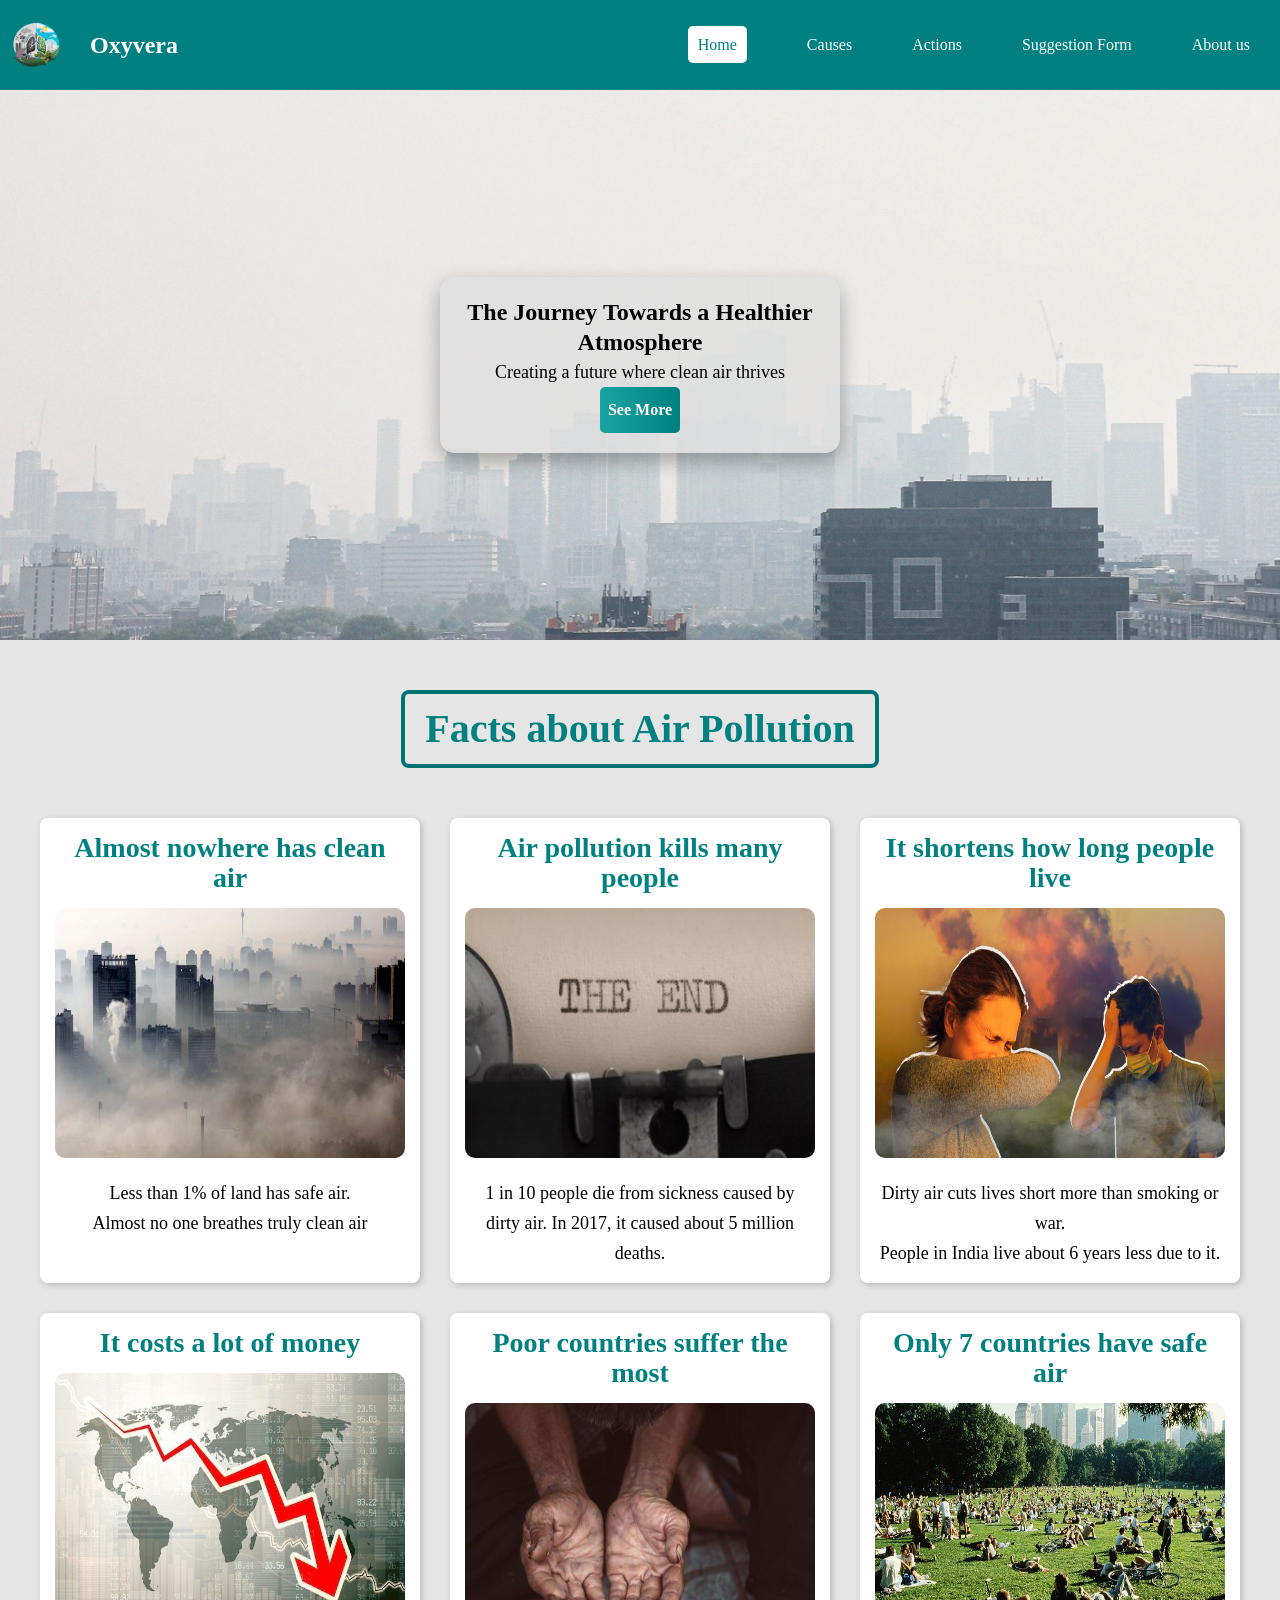
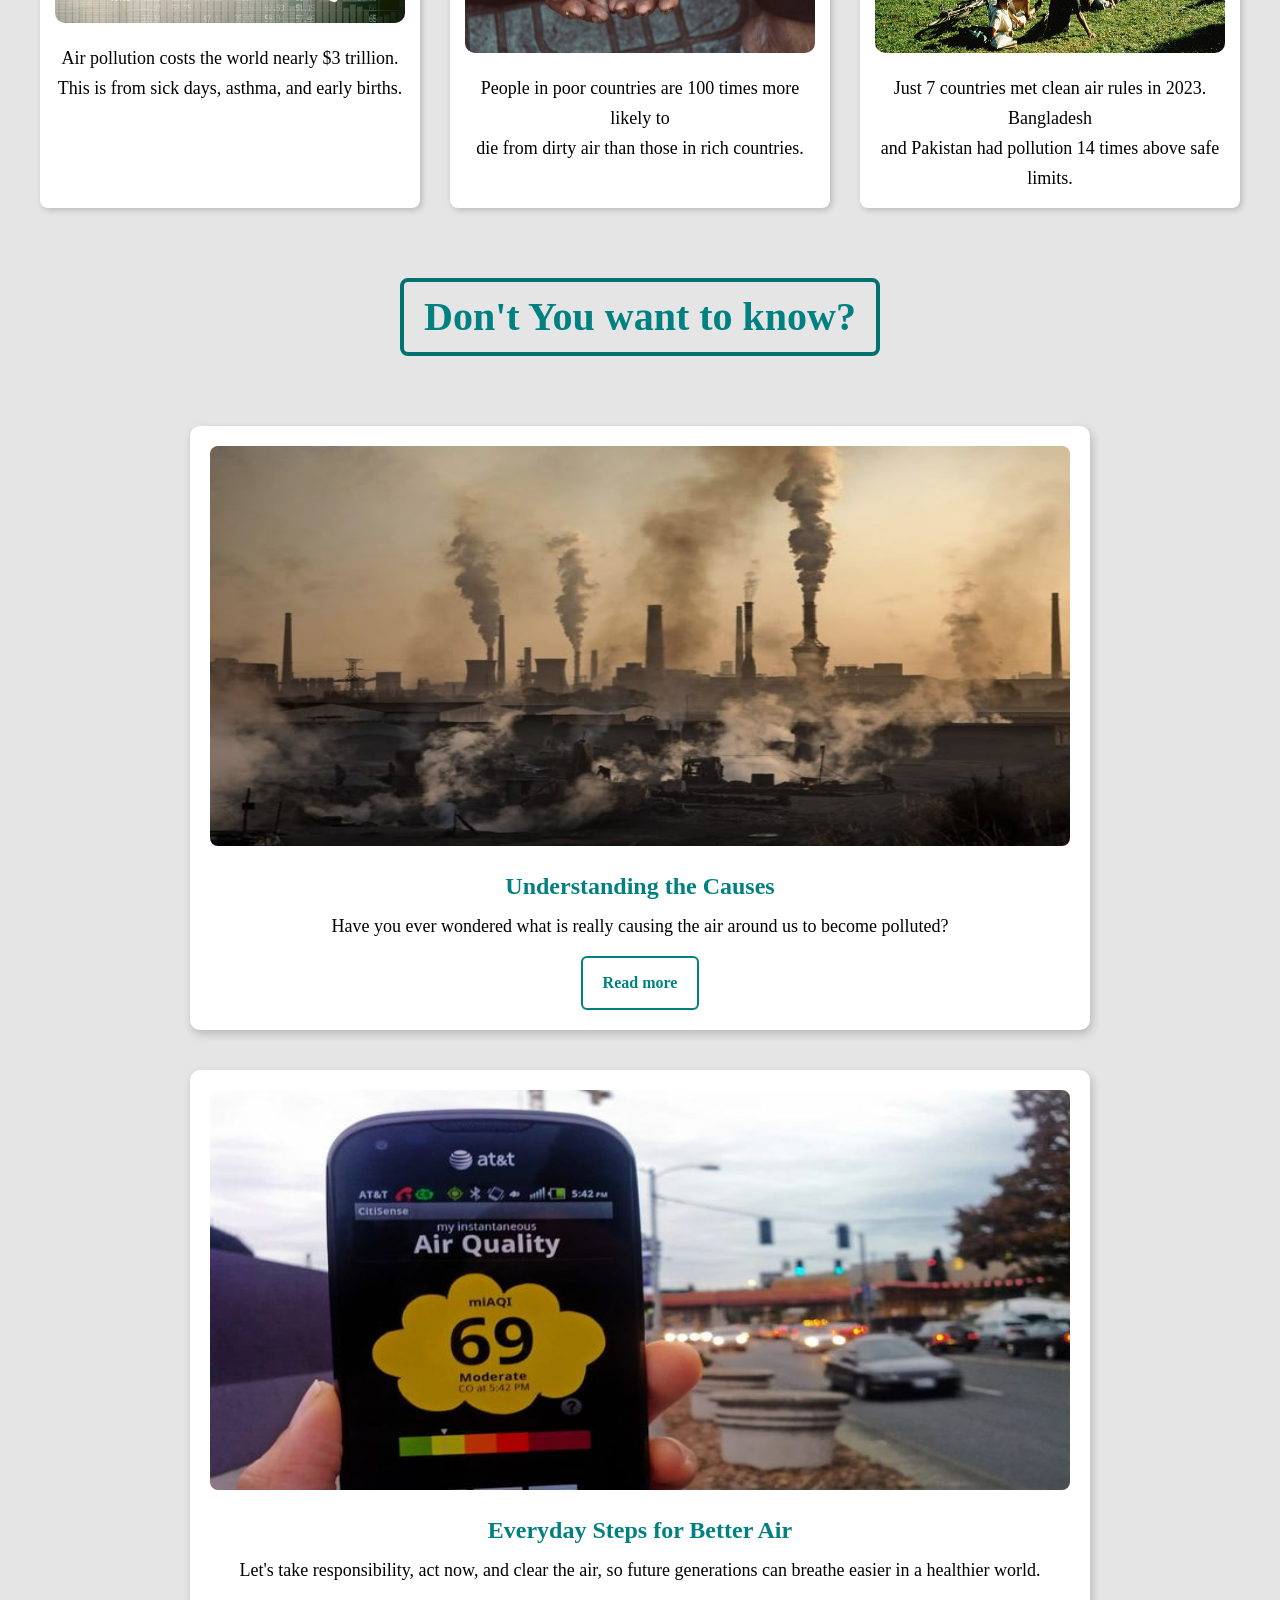
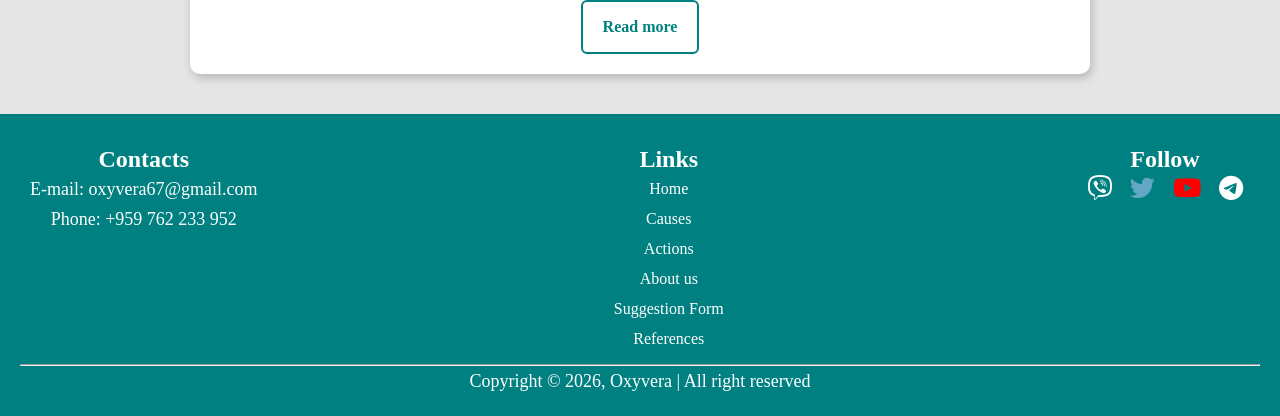
<file: index.html>
<!DOCTYPE html>
<html lang="en">
<head>
    <meta charset="UTF-8">
    <meta name="viewport" content="width=device-width, initial-scale=1.0">
    <title>Home</title>
    <link rel="stylesheet" href="style.css">
    <link rel="icon" href="Images/logoo.png">
    <link rel="stylesheet" href="https://cdnjs.cloudflare.com/ajax/libs/font-awesome/6.5.0/css/all.min.css">
<head>
    <body>
        <!--header-->
    <div class="home-header">
        <div class="home-logo">
            <img src="Images/logoo.png" alt="Logo">
            <h2>Oxyvera</h2>
        </div>
        <div class="home-nav">
            <ul type="none">
                <li><a href="index.html" class="active">Home</a></li>
                <li><a href="causes.html" target="_blank">Causes</a></li>
                <li><a href="Lesson 1.html" target="_blank">Actions</a></li>
                <li><a href="lesson2.html" target="_blank">Suggestion Form</a></li>
                <li><a href="About us.html" target="_blank">About us</a></li>
            </ul>
        </div>
    </div>
    <div class="h-hero-container">
    <div class="h-hero-content">
        <h2>The Journey Towards a Healthier Atmosphere</h2>
        <p>Creating a future where clean air thrives</p>
        <a href="Lesson 1.html" class="h-btn" target="_blank">See More</a>
    </div>
</div>
<div class="h-box-section">
    <h1 class="box-title">Facts about Air Pollution</h1>
    <div class="boxes">
    <div class="h-box"> 
        <h2>Almost nowhere has clean air</h2>
        <img src="Images/dirty air.jpg" alt="">
        <p>Less than 1% of land has safe air. <br>
            Almost no one breathes truly clean air</p>
    </div>
    <div class="h-box"> 
        <h2>Air pollution kills many people</h2>
        <img src="Images/death.jpg" alt="">
        <p>1 in 10 people die from sickness caused by <br>
            dirty air. In 2017, it caused about 5 million deaths.</p>
    </div>
    <div class="h-box"> 
        <h2>It shortens how long people live</h2>
        <img src="Images/live.jpg" alt="">
        <p>Dirty air cuts lives short more than smoking or war. <br>
            People in India live about 6 years less due to it.</p>
    </div>
    <div class="h-box"> 
        <h2> It costs a lot of money</h2>
        <img src="Images/cost.jpg" alt="">
        <p>Air pollution costs the world nearly $3 trillion. <br>
        This is from sick days, asthma, and early births.</p>
    </div>
    <div class="h-box"> 
        <h2>Poor countries suffer the most</h2>
        <img src="Images/poor.jpg" alt="">
        <p>People in poor countries are 100 times more likely to <br>
            die from dirty air than those in rich countries.</p>
    </div>
    <div class="h-box"> 
        <h2>Only 7 countries have safe air</h2>
        <img src="Images/clean air.jpg" alt="">
        <p>Just 7 countries met clean air rules in 2023. Bangladesh <br>
            and Pakistan had pollution 14 times above safe limits.</p>
    </div>
</div>
</div>
    <div class="h-linking">
    <h3>Don't You want to know?</h3>
    <div class="big-box">
        <img src="Images/causes.jfif" alt="causes">
        <h2>Understanding the Causes</h2>
        <p>Have you ever wondered what is really causing the air around us to become polluted?</p>
        <a href="Causes.html" class="box-link" target="_blank">Read more</a>
    </div>
    <div class="big-box">
        <img src="Images/monitor.jpg" alt="Big Box 2">
        <h2>Everyday Steps for Better Air</h2>
        <p>Let's take responsibility, act now, and clear the air, so future generations can breathe easier in a healthier world.</p>
        <a href="Lesson 1.html" class="box-link" target="_blank">Read more</a>
    </div>
</div>
</div>
     <!--footer-->
    <div class="home-footer">
        <div class="home-container">
            <div class="home-contact">
                <h2>Contacts</h2>
                <p>E-mail: <a href="#">oxyvera67@gmail.com</a></p>
                <p>Phone: +959 762 233 952</p>
            </div>
            <div class="home-links">
                <h2>Links</h2>
                <ul type="none">
                    <li><a href="index.html">Home</a></li>
                    <li><a href="Causes.html">Causes</a></li>
                    <li><a href="Lesson 1.html">Actions</a></li>
                    <li><a href="About us.html">About us</a></li>
                    <li><a href="lesson2.html">Suggestion Form</a></li>
                    <li><a href="reference/Reference List.pdf">References</a></li>
                </ul>
            </div>
            <div class="home-social-icons">
                <h2>Follow</h2>
                <a href="https://www.viber.com/en/" class="home-viber"><i class="fab fa-viber"></i></a>
                <a href="https://x.com/" class="home-twitter"><i class="fab fa-twitter"></i></a>
                <a href="https://www.youtube.com/" class="home-youtube"><i class="fab fa-youtube"></i></a>
                <a href="https://web.telegram.org/" class="home-telegram"><i class="fab fa-telegram"></i></a>
            </div>
        </div>
        <hr>
        <p>Copyright © 2026, Oxyvera | All right reserved</p>
    </div>
    </body>
</head>
</file>
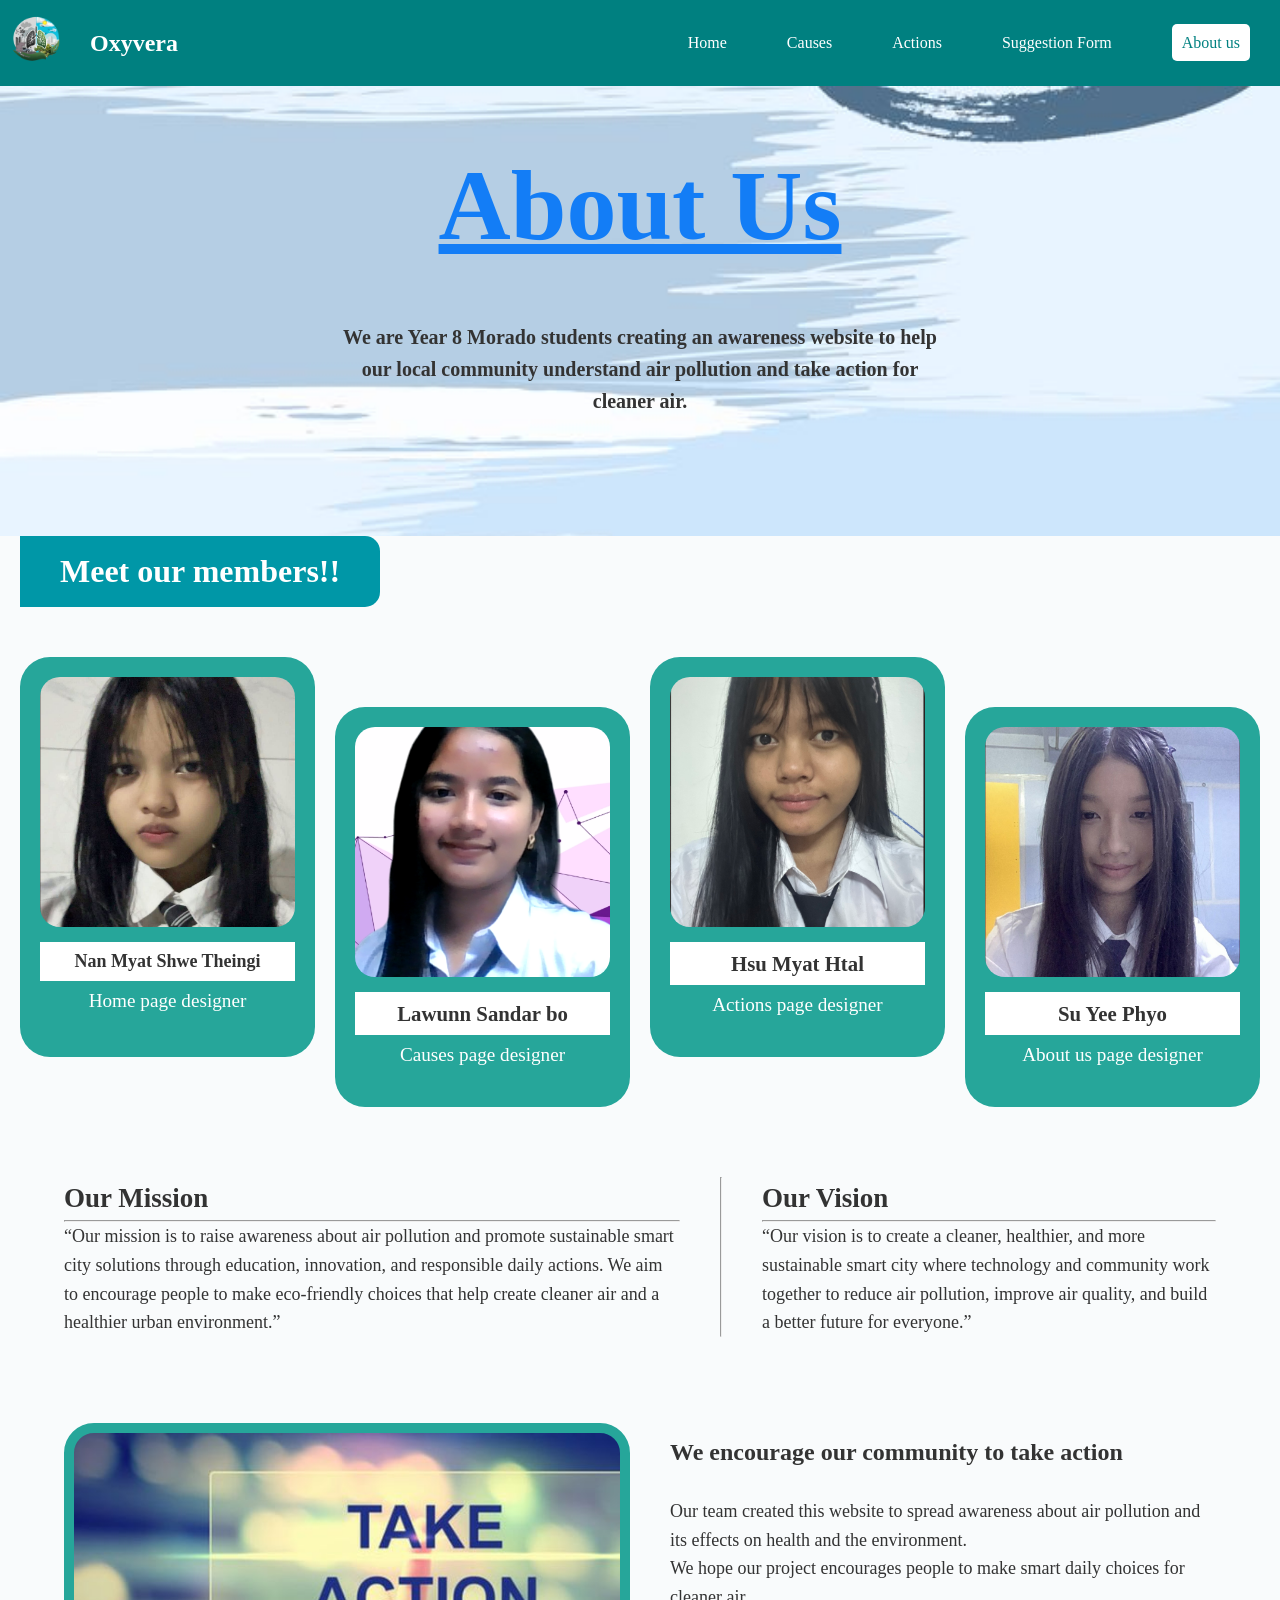
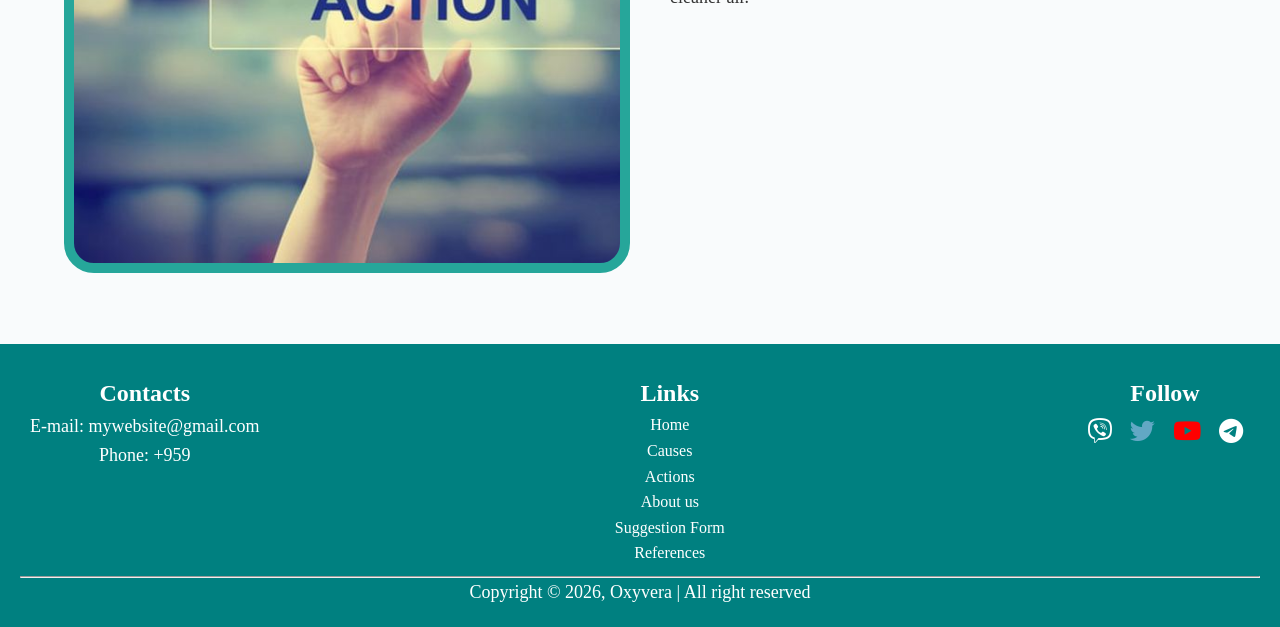
<file: About us.html>
<!DOCTYPE html>
<html lang="en">
<head>
    <meta charset="UTF-8">
    <meta name="viewport" content="width=device-width, initial-scale=1.0">
    <title>About us</title>
    <link rel="stylesheet" href="about us.css">
    <link rel="icon" href="Images/logoo.png">
    <link rel="stylesheet" href="https://cdnjs.cloudflare.com/ajax/libs/font-awesome/6.5.0/css/all.min.css">

</head>
<body>
    <!--header-->
    <div class="home-header">
        <div class="home-logo">
            <img src="Images/logoo.png" alt="Logo">
            <h2>Oxyvera</h2>
        </div>
        <div class="home-nav">
            <ul type="none">
                <li><a href="index.html" target="_blank">Home</a></li>
                <li><a href="causes.html" target="_blank">Causes</a></li>
                <li><a href="Lesson 1.html" target="_blank">Actions</a></li>
                <li><a href="lesson2.html" target="_blank">Suggestion Form</a></li>
                <li><a href="About us.html" class="active">About us</a></li>
            </ul>
        </div>
    </div>
    <!--header-->

    <section class="hero-section">
        <h2 class="main-title">About Us</h2><br>
        <p class="intro-text">
            We are Year 8 Morado students creating an awareness website to help our local community 
            understand air pollution and take action for cleaner air.
        </p>
    </section>

    <section class="team-section">
        <h2 class="section-banner">Meet our members!!</h2>
        
        <div class="member-grid">
            <div class="member-card">
                <img src="Images/Nan Myat.png" alt="Nan Myat Shwe Theingi" class="member-pic1">
                <div class="name-tag"><p>Nan Myat Shwe Theingi</p></div>
                <p class="role">Home page designer</p>
            </div>
    

            <div class="member-card offset">
                <img src="Images/La wunn.png" alt="Lawunn Sandar Bo" class="member-pic2">
                <div class="name-tag">Lawunn Sandar bo</div>
                <p class="role">Causes page designer</p>
            </div>

            <div class="member-card">
                <img src="Images/Hsu Myat Htal  .png" alt="Hsu Myat Htal" class="member-pic3">
                <div class="name-tag">Hsu Myat Htal</div>
                <p class="role">Actions page designer</p>
            </div>

            <div class="member-card offset">
                <img src="Images/Su Yee Phyo2.jpg" alt="Su Yee Phyo" class="member-pic4">
                <div class="name-tag">Su Yee Phyo</div>
                <p class="role">About us page designer</p>
            </div>
        </div>
    </section>


    <section class="info-section">
        <div class="info-content">
        <div class="info-columns">
            <div class="column-item">
                <h2>Our Mission</h2><hr>
                <p>“Our mission is to raise awareness about air pollution and promote sustainable smart city solutions through education, innovation, and responsible daily actions. We aim to encourage people to make eco-friendly choices that help create cleaner air and a healthier urban environment.”</p>
            </div><hr>

            <div class="column-item">
                <h2>Our Vision</h2><hr>
                <p>“Our vision is to create a cleaner, healthier, and more sustainable smart city where technology and community work together to reduce air pollution, improve air quality, and build a better future for everyone.”</p>
            </div>
        </div>
    </div><br>
 
        <div class="cta-block">
            <div class="large-placeholder"></div>
            <div class="cta-text">
                <h2>We encourage our community to take action</h2><br>
                <p>Our team created this website to spread awareness about air pollution and its effects on health and the environment.</p>
                <p>We hope our project encourages people to make smart daily choices for cleaner air.</p>
            </div>
        </div>
    </section><br><br>
    
    <!--footer-->
    <div class="home-footer">
        <div class="home-container">
            <div class="home-contact">
                <h2>Contacts</h2>
                <p>E-mail: <a href="#">mywebsite@gmail.com</a></p>
                <p>Phone: +959</p>
            </div>
            <div class="home-links">
                <h2>Links</h2>
                <ul type="none">
                    <li><a href="index.html">Home</a></li>
                    <li><a href="Causes.html">Causes</a></li>
                    <li><a href="Lesson 1.html">Actions</a></li>
                    <li><a href="About us.html">About us</a></li>
                    <li><a href="lesson2.html">Suggestion Form</a></li>
                    <li><a href="reference/Reference List.pdf">References</a></li>
                </ul>
            </div>
            <div class="home-social-icons">
                <h2>Follow</h2>
                <a href="https://www.viber.com/en/" class="home-viber"><i class="fab fa-viber"></i></a>
                <a href="https://x.com/" class="home-twitter"><i class="fab fa-twitter"></i></a>
                <a href="https://www.youtube.com/" class="home-youtube"><i class="fab fa-youtube"></i></a>
                <a href="https://web.telegram.org/" class="home-telegram"><i class="fab fa-telegram"></i></a>
            </div>
        </div>
        <hr>
        <p>Copyright © 2026, Oxyvera | All right reserved</p>
    </div>
</body>
</html>
</file>
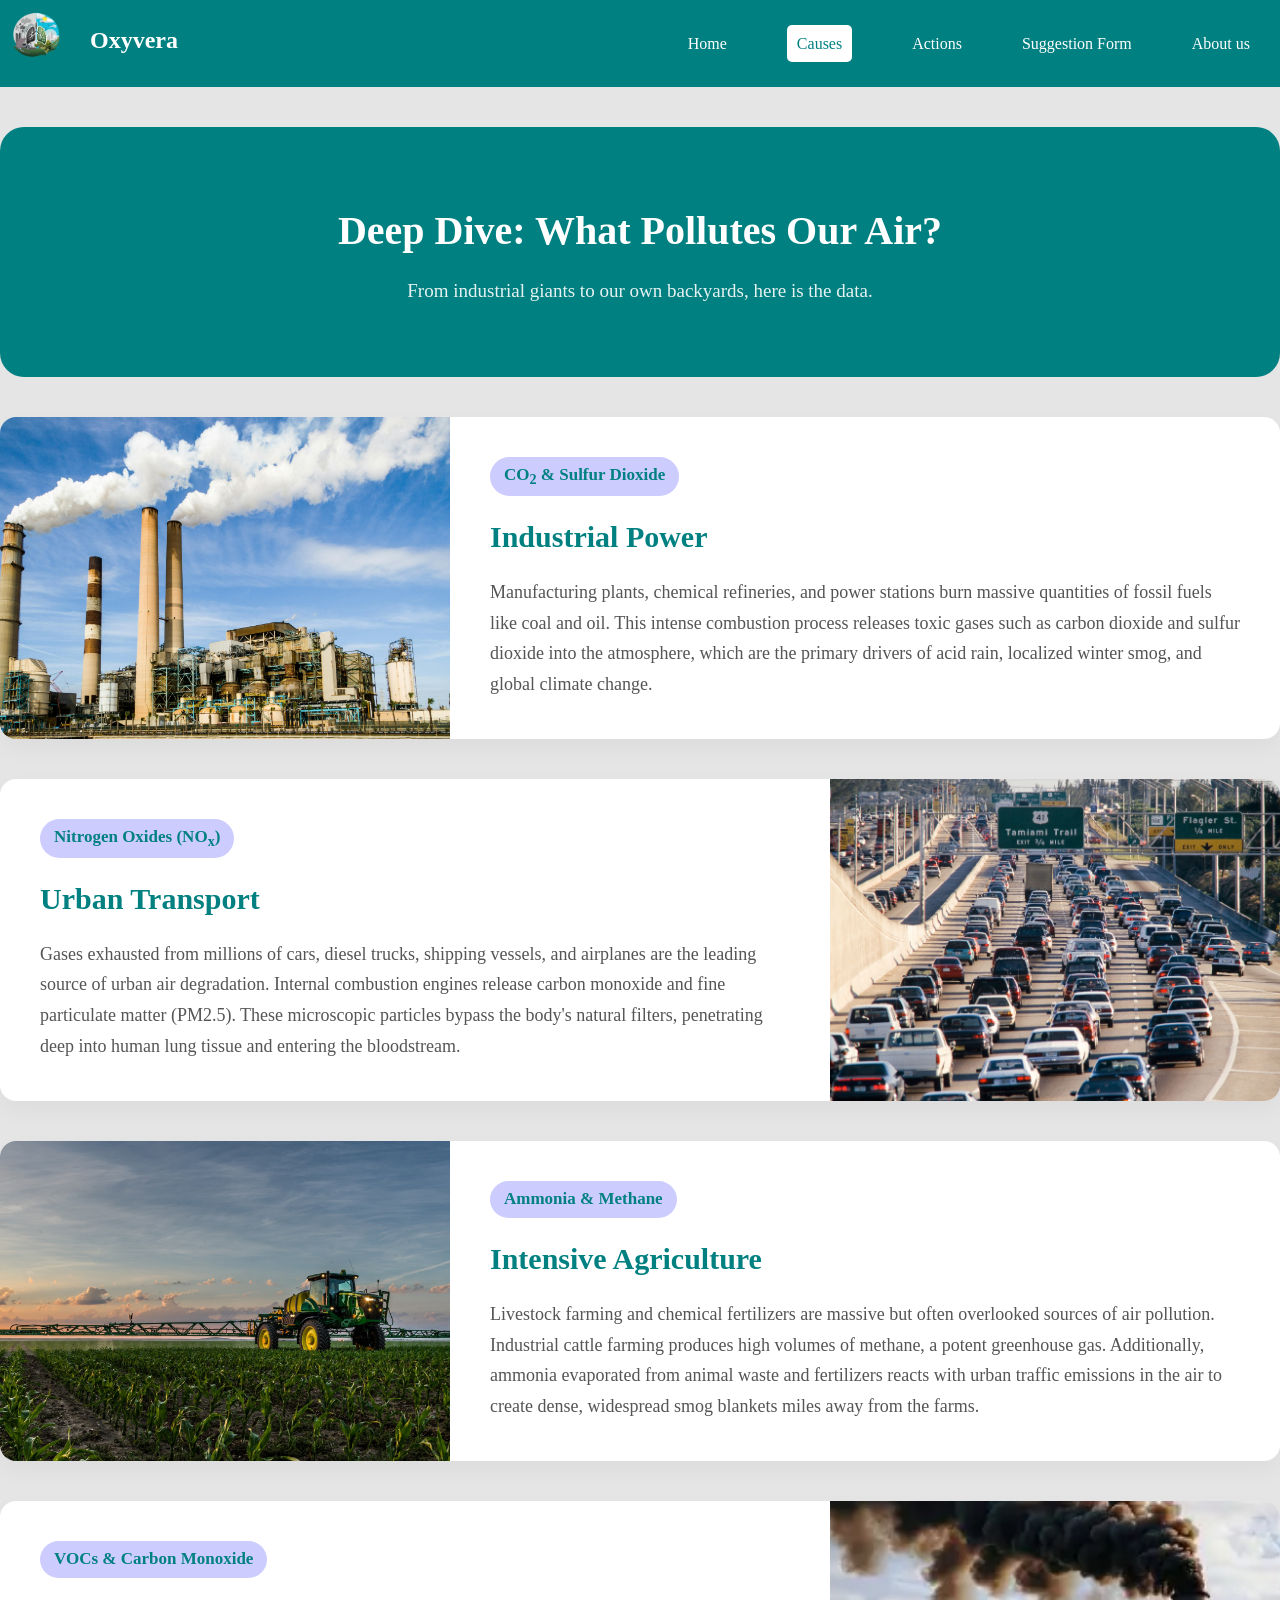
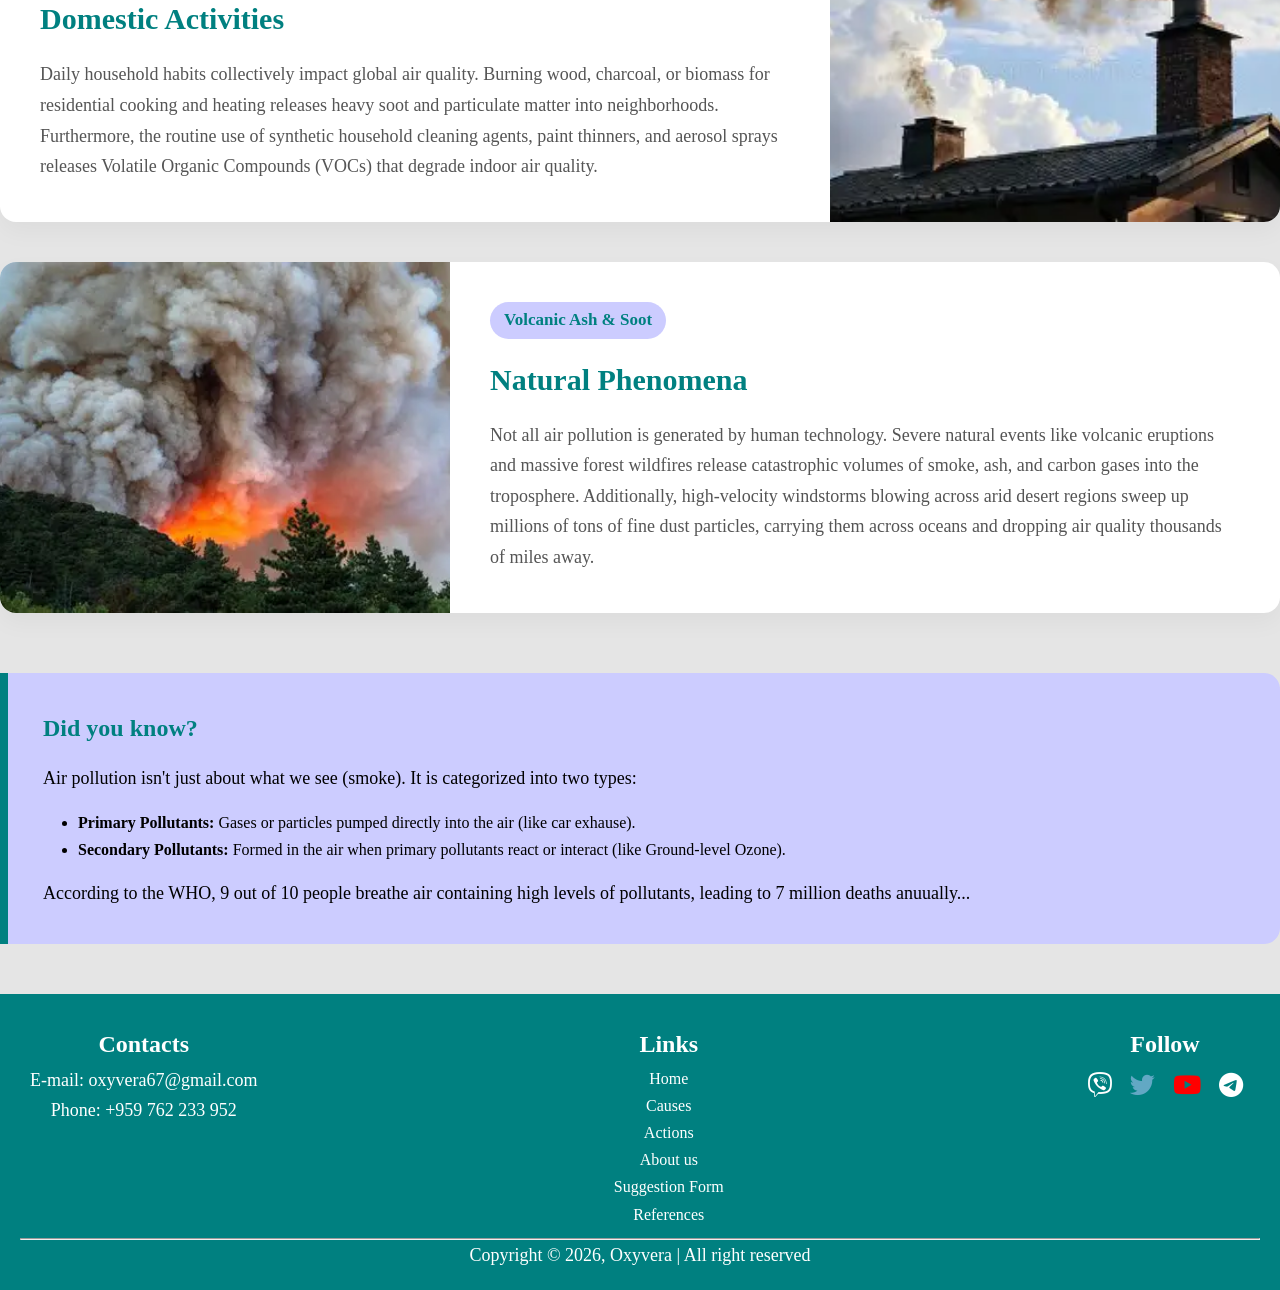
<file: causes.html>
<!DOCTYPE html>
<html lang="en">
<head>
    <meta charset="UTF-8">
    <meta name="viewport" content="width=device-width, initial-scale=1.0">
    <title>Causes of Air Pollution</title>
    <link rel="stylesheet" href="causes.css">
    <link rel="icon" href="Images/logoo.png">
    <link rel="stylesheet" href="https://cdnjs.cloudflare.com/ajax/libs/font-awesome/6.5.0/css/all.min.css">
</head>
<body>

    <div class="home-header">
        <div class="home-logo">
            <img src="Images/logoo.png" alt="Logo">
            <h2>Oxyvera</h2>
        </div>
        <div class="home-nav">
            <ul type="none">
                <li><a href="index.html" target="_blank">Home</a></li>
                <li><a href="causes.html" class="active">Causes</a></li>
                <li><a href="Lesson 1.html" target="_blank">Actions</a></li>
                <li><a href="lesson2.html" target="_blank">Suggestion Form</a></li>
                <li><a href="About us.html" target="_blank">About us</a></li>
            </ul>
        </div>
    </div>
 
    <div class="h-content"></div>

    <header>
        <h1>Deep Dive: What Pollutes Our Air?</h1>
        <p>From industrial giants to our own backyards, here is the data.</p>
    </header>

    <div class="causes-flex-wrapper">
            <!--Cause 1-->
            <div class="card">
                <div class="image-box">
                    <img src="Images/factory.jpeg" alt="Industrial Factory Smoke">
                </div>
                <div class="card-content">
                    <span class="pollutant-tag">CO<sub>2</sub> & Sulfur Dioxide</span>
                    <h3>Industrial Power</h3>
                    <p>Manufacturing plants, chemical refineries, and power stations burn massive quantities of fossil fuels like coal and oil. This intense combustion process releases toxic gases such as carbon dioxide and sulfur dioxide into the atmosphere, which are the primary drivers of acid rain, localized winter smog, and global climate change. </p>
                </div>
            </div>
            <!--Causes 2-->
            <div class="card">
                <div class="image-box">
                    <img src="Images/traffic.jpg" alt="Heavy traffic on highway">
                </div>
                <div class="card-content">
                    <span class="pollutant-tag">Nitrogen Oxides (NO<sub>x</sub>)</span>
                    <h3>Urban Transport</h3>
                    <p>Gases exhausted from millions of cars, diesel trucks, shipping vessels, and airplanes are the leading source of urban air degradation. Internal combustion engines release carbon monoxide and fine particulate matter (PM2.5). These microscopic particles bypass the body's natural filters, penetrating deep into human lung tissue and entering the bloodstream.</p>
                </div>
            </div>
            <!--Cause 3-->
            <div class="card">
                <div class="image-box">
                    <img src="Images/farm.jfif" alt="Farming equipment and fields">
                </div>
                <div class="card-content">
                    <span class="pollutant-tag">Ammonia & Methane</span>
                    <h3>Intensive Agriculture</h3>
                    <p>Livestock farming and chemical fertilizers are massive but often overlooked sources of air pollution. Industrial cattle farming produces high volumes of methane, a potent greenhouse gas. Additionally, ammonia evaporated from animal waste and fertilizers reacts with urban traffic emissions in the air to create dense, widespread smog blankets miles away from the farms.</p>
                </div>
            </div>
            <!--Cause 4-->
            <div class="card">
                <div class="image-box">
                    <img src="Images/household.webp" alt="Residential wood burning smoke">
                </div>
                <div class="card-content">
                    <span class="pollutant-tag">VOCs & Carbon Monoxide</span>
                    <h3>Domestic Activities</h3>
                    <p>Daily household habits collectively impact global air quality. Burning wood, charcoal, or biomass for residential cooking and heating releases heavy soot and particulate matter into neighborhoods. Furthermore, the routine use of synthetic household cleaning agents, paint thinners, and aerosol sprays releases Volatile Organic Compounds (VOCs) that degrade indoor air quality.</p>
                </div>
            </div>
            <!--Cause 5-->
            <div class="card">
                <div class="image-box">
                    <img src="Images/wildfire.webp" alt="Volcanic eruption and wildfire smoke">
                </div>
                <div class="card-content">
                    <span class="pollutant-tag">Volcanic Ash & Soot</span>
                    <h3>Natural Phenomena</h3>
                    <p>Not all air pollution is generated by human technology. Severe natural events like volcanic eruptions and massive forest wildfires release catastrophic volumes of smoke, ash, and carbon gases into the troposphere. Additionally, high-velocity windstorms blowing across arid desert regions sweep up millions of tons of fine dust particles, carrying them across oceans and dropping air quality thousands of miles away.</p>
                </div>
            </div>
        </div>
        <!--NEW INFORMATION SECTION-->
        <div class="info-block">
            <h2>Did you know?</h2>
            <p>Air pollution isn't just about what we see (smoke). It is categorized into two types: </p>
            <ul>
                <li><strong>Primary Pollutants:</strong> Gases or particles pumped directly into the air (like car exhause).</li>
                <li><strong>Secondary Pollutants:</strong> Formed in the air when primary pollutants react or interact (like Ground-level Ozone).</li>
            </ul>
            <p>According to the WHO, 9 out of 10 people breathe air containing high levels of pollutants, leading to 7 million deaths anuually...</p>
        </div>

    </div>

      <!--footer-->
    <div class="home-footer">
        <div class="home-container">
            <div class="home-contact">
                <h2>Contacts</h2>
                <p>E-mail: <a href="#">oxyvera67@gmail.com</a></p>
                <p>Phone: +959 762 233 952</p>
            </div>
            <div class="home-links">
                <h2>Links</h2>
                <ul type="none">
                    <li><a href="index.html">Home</a></li>
                    <li><a href="Causes.html">Causes</a></li>
                    <li><a href="Lesson 1.html">Actions</a></li>
                    <li><a href="About us.html">About us</a></li>
                    <li><a href="lesson2.html">Suggestion Form</a></li>
                    <li><a href="reference/Reference List.pdf">References</a></li>
                </ul>
            </div>
            <div class="home-social-icons">
                <h2>Follow</h2>
                <a href="https://www.viber.com/en/" class="home-viber"><i class="fab fa-viber"></i></a>
                <a href="https://x.com/" class="home-twitter"><i class="fab fa-twitter"></i></a>
                <a href="https://www.youtube.com/" class="home-youtube"><i class="fab fa-youtube"></i></a>
                <a href="https://web.telegram.org/" class="home-telegram"><i class="fab fa-telegram"></i></a>
            </div>
        </div>
        <hr>
        <p>Copyright © 2026, Oxyvera | All right reserved</p>
    </div>

</body>
</html>
</file>
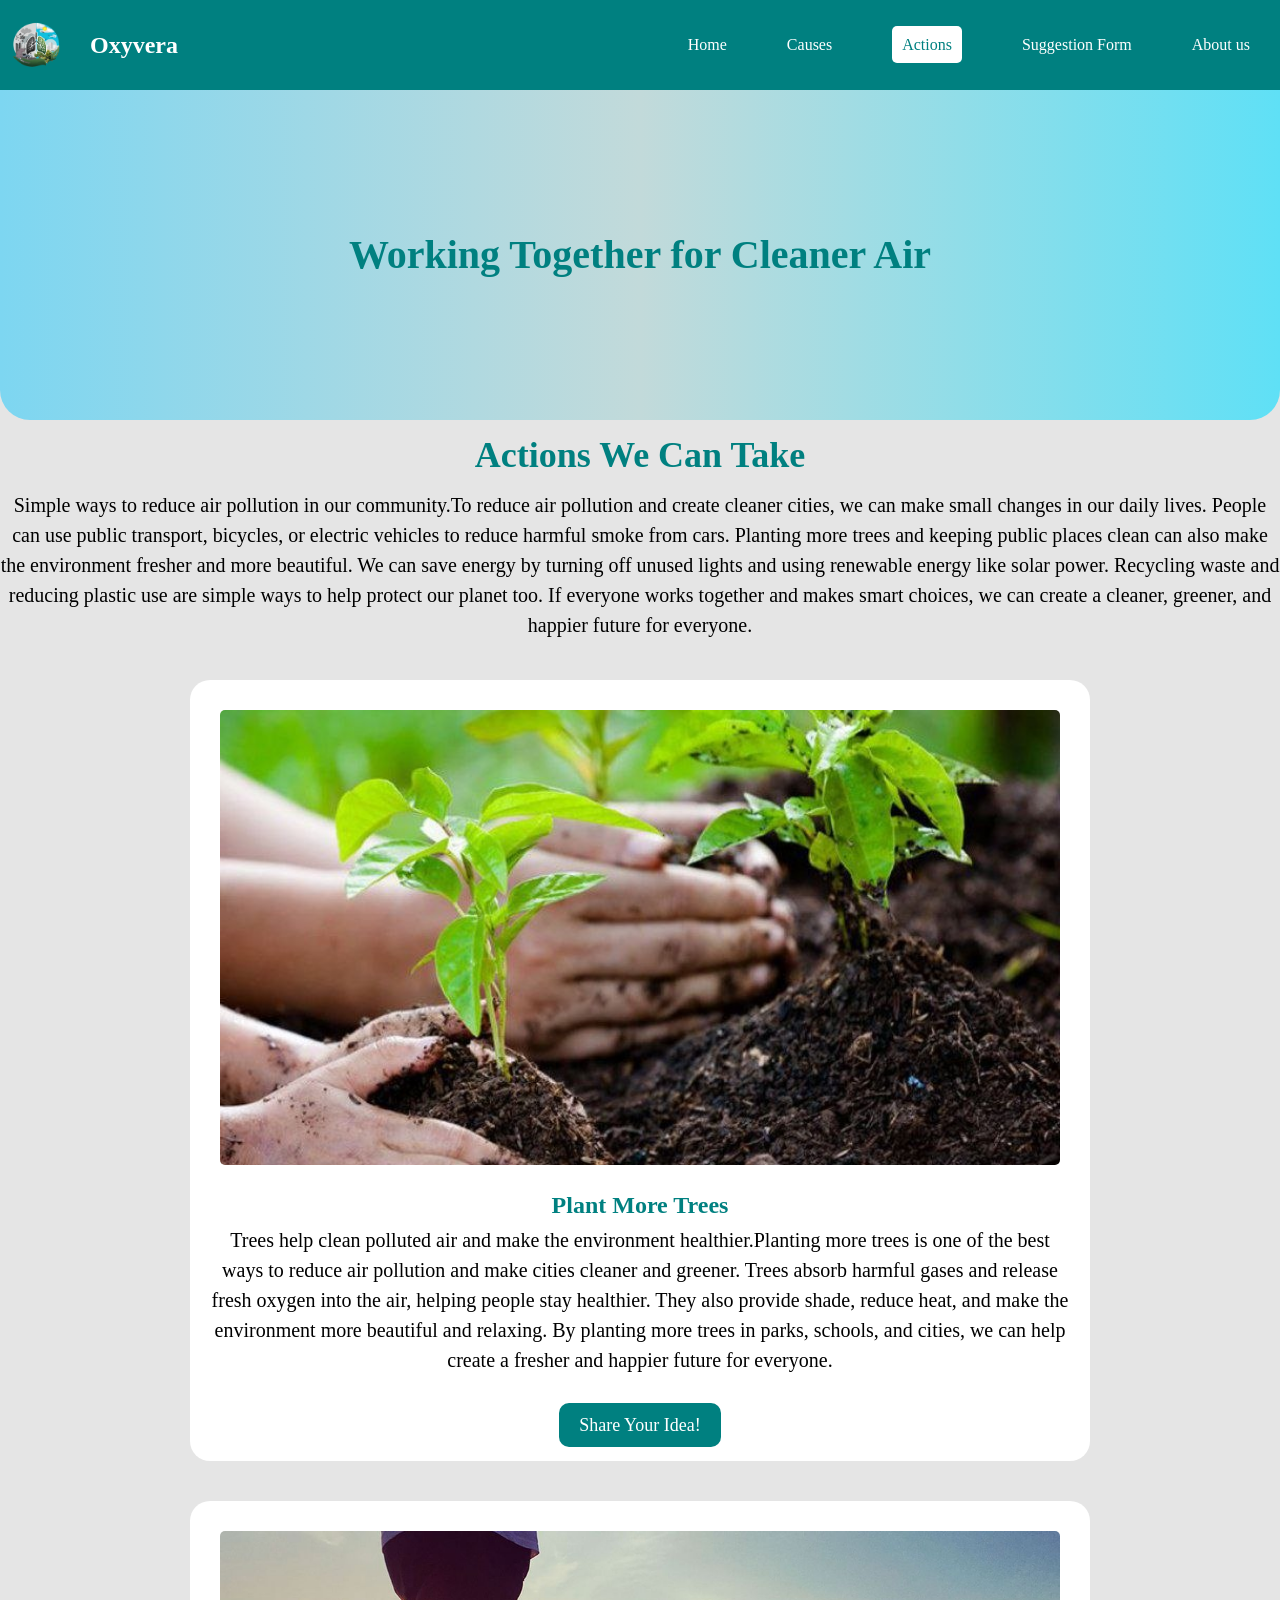
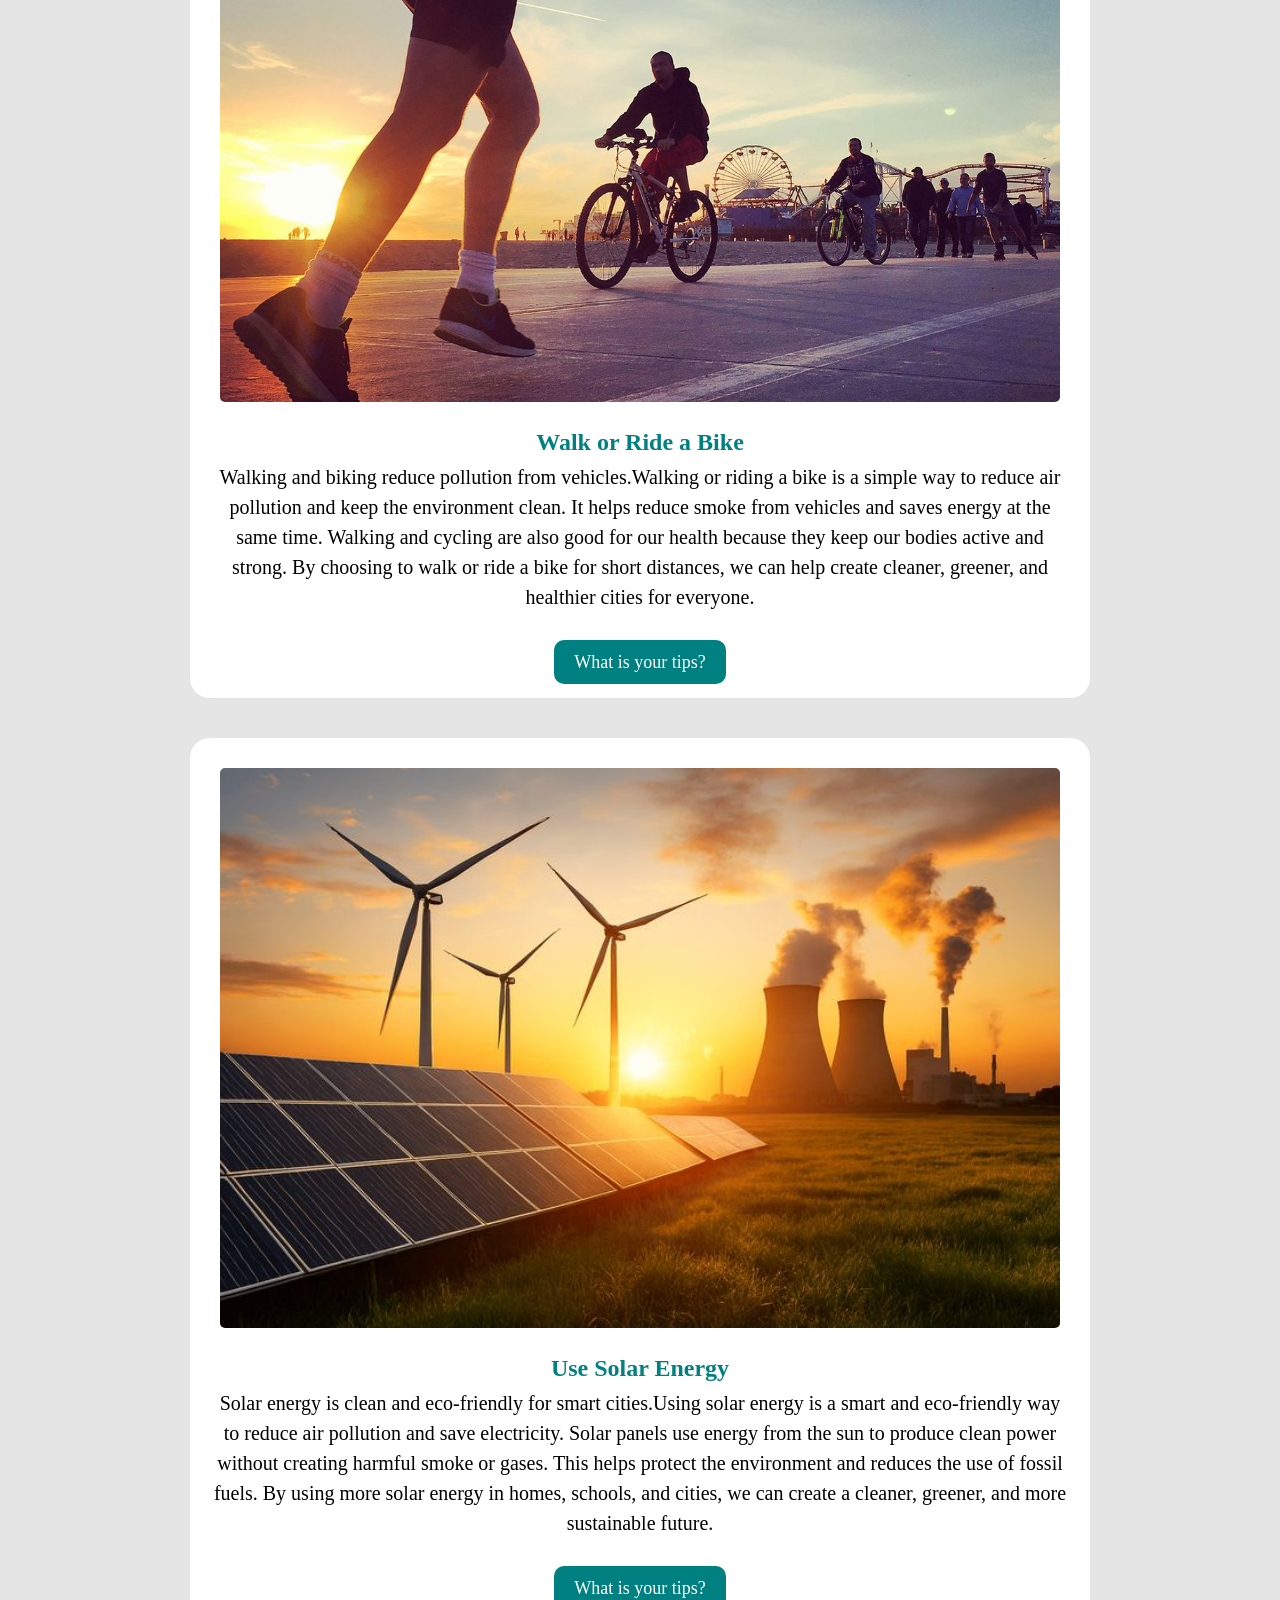
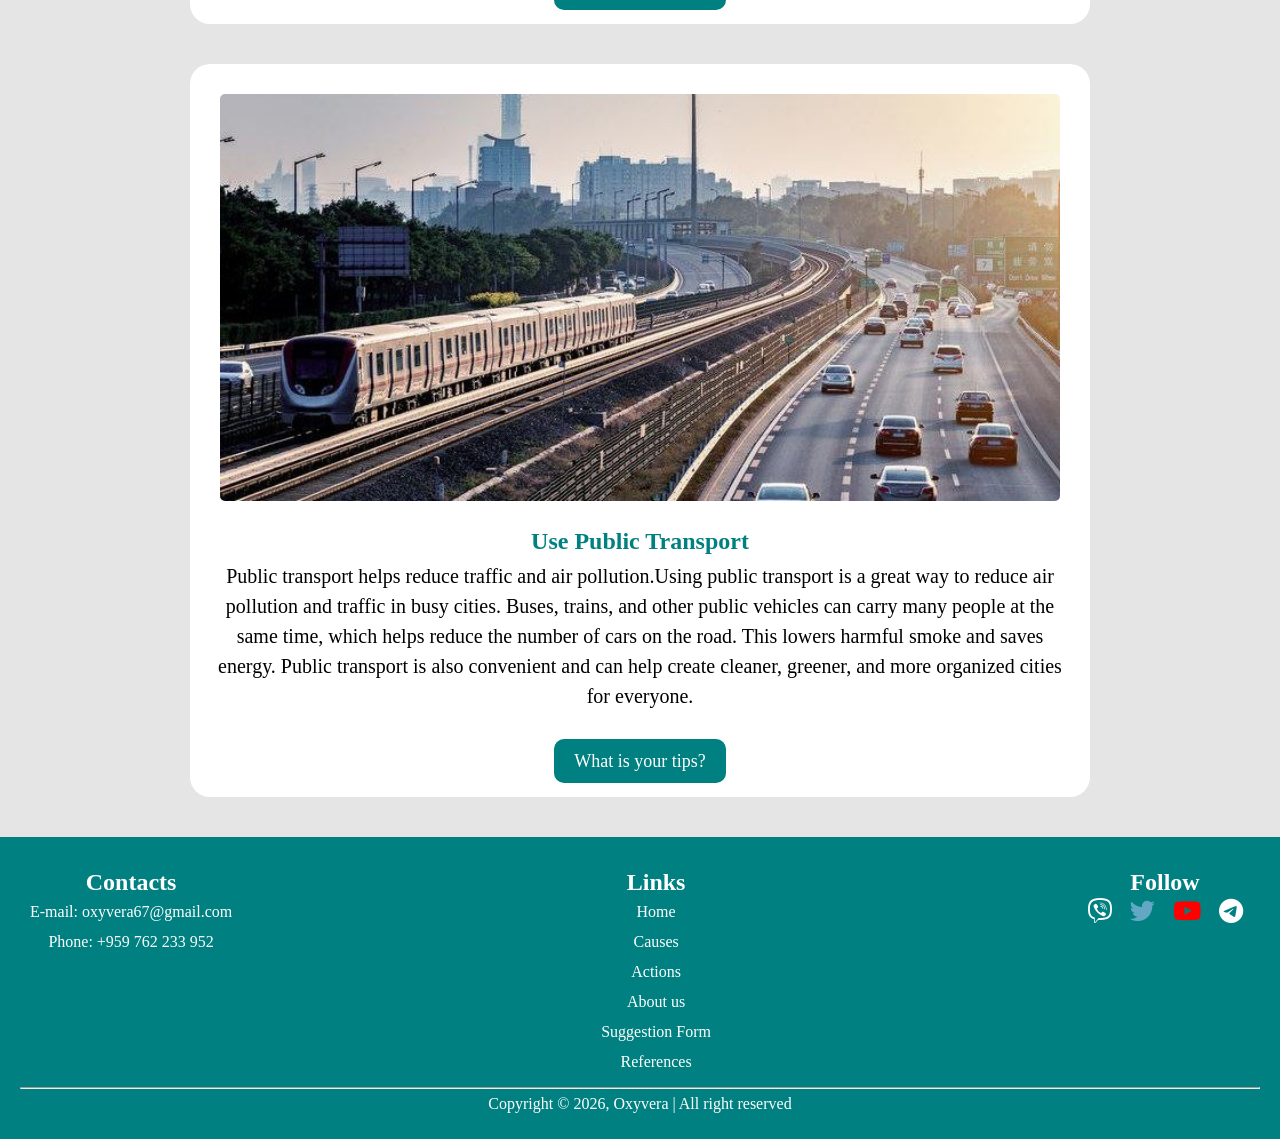
<file: Lesson 1.html>
<!DOCTYPE html>
<html>
 
<head>
    <meta charset="UTF-8">
    <meta name="viewport" content="width=device-width, initial-scale=1.0">
    <title>Oxyvera</title>
    <link rel="stylesheet" href="lesson.css">
    <link rel="icon" href="Images/logoo.png">
    <link rel="stylesheet" href="https://cdnjs.cloudflare.com/ajax/libs/font-awesome/6.5.0/css/all.min.css">
</head>
 
<body>
        <!--header-->
    <div class="home-header">
        <div class="home-logo">
            <img src="Images/logoo.png" alt="Logo">
            <h2>Oxyvera</h2>
        </div>
        <div class="home-nav">
            <ul type="none">
                <li><a href="index.html" target="_blank">Home</a></li>
                <li><a href="causes.html" target="_blank">Causes</a></li>
                <li><a href="Lesson 1.html" class="active">Actions</a></li>
                <li><a href="lesson2.html" target="_blank">Suggestion Form</a></li>
                <li><a href="About us.html" target="_blank">About us</a></li>
            </ul>
        </div>
    </div>
  <!--End header-->
<div class="action-hero">
    <h1>Working Together for Cleaner Air</h1>
</div>
<div class="title">
    <h1> Actions We Can Take</h1> 
    <p>Simple ways to reduce air pollution in our community.To reduce air pollution and create cleaner cities, we can make small changes in our daily lives. People can use public transport, bicycles, or electric vehicles to reduce harmful smoke from cars. Planting more trees and keeping public places clean can also make the environment fresher and more beautiful. We can save energy by turning off unused lights and using renewable energy like solar power. Recycling waste and reducing plastic use are simple ways to help protect our planet too. If everyone works together and makes smart choices, we can create a cleaner, greener, and happier future for everyone.</p>
</div>
 
<div class="card">
 
<img src="Images/plant.jpg">
 
<h2>Plant More Trees</h2>
 
<p>
Trees help clean polluted air and make the environment healthier.Planting more trees is one of the best ways to reduce air pollution and make cities cleaner and greener. Trees absorb harmful gases and release fresh oxygen into the air, helping people stay healthier. They also provide shade, reduce heat, and make the environment more beautiful and relaxing. By planting more trees in parks, schools, and cities, we can help create a fresher and happier future for everyone.
</p>
 
<br>
 
<a href="lesson2.html">
Share Your Idea!
</a>
 
</div>
 
<div class="card">
 
<img src="Images/walk or bike 1.jpg">
 
<h2>Walk or Ride a Bike</h2>
 
<p>
Walking and biking reduce pollution from vehicles.Walking or riding a bike is a simple way to reduce air pollution and keep the environment clean. It helps reduce smoke from vehicles and saves energy at the same time. Walking and cycling are also good for our health because they keep our bodies active and strong. By choosing to walk or ride a bike for short distances, we can help create cleaner, greener, and healthier cities for everyone.
</p>
 
<br>
 
<a href="lesson2.html">
What is your tips?
</a>
 
</div>
 
<div class="card">
 
<img src="Images/solar energy 1.jpg">
 
<h2>Use Solar Energy</h2>
 
<p>
Solar energy is clean and eco-friendly for smart cities.Using solar energy is a smart and eco-friendly way to reduce air pollution and save electricity. Solar panels use energy from the sun to produce clean power without creating harmful smoke or gases. This helps protect the environment and reduces the use of fossil fuels. By using more solar energy in homes, schools, and cities, we can create a cleaner, greener, and more sustainable future.
</p>
 
<br>
 
<a href="lesson2.html">
What is your tips?
</a>
 
</div>
 
<div class="card">
 
<img src="Images/photo_2026-05-21_23-19-04 (2).jpg">
 
<h2>Use Public Transport</h2>
 
<p>
Public transport helps reduce traffic and air pollution.Using public transport is a great way to reduce air pollution and traffic in busy cities. Buses, trains, and other public vehicles can carry many people at the same time, which helps reduce the number of cars on the road. This lowers harmful smoke and saves energy. Public transport is also convenient and can help create cleaner, greener, and more organized cities for everyone.
</p>
 
<br>
 
<a href="lesson2.html">
What is your tips?
</a>
 
</div>
  <!--footer-->
    <div class="home-footer">
        <div class="home-container">
            <div class="home-contact">
                <h2>Contacts</h2>
                <p>E-mail: <a href="#">oxyvera67@gmail.com</a></p>
                <p>Phone: +959 762 233 952</p>
            </div>
            <div class="home-links">
                <h2>Links</h2>
                <ul type="none">
                    <li><a href="index.html">Home</a></li>
                    <li><a href="Causes.html">Causes</a></li>
                    <li><a href="Lesson 1.html">Actions</a></li>
                    <li><a href="About us.html">About us</a></li>
                    <li><a href="lesson2.html">Suggestion Form</a></li>
                    <li><a href="reference/Reference List.pdf">References</a></li>
                </ul>
            </div>
            <div class="home-social-icons">
                <h2>Follow</h2>
                <a href="https://www.viber.com/en/" class="home-viber"><i class="fab fa-viber"></i></a>
                <a href="https://x.com/" class="home-twitter"><i class="fab fa-twitter"></i></a>
                <a href="https://www.youtube.com/" class="home-youtube"><i class="fab fa-youtube"></i></a>
                <a href="https://web.telegram.org/" class="home-telegram"><i class="fab fa-telegram"></i></a>
            </div>
        </div>
        <hr>
        <p>Copyright © 2026, Oxyvera | All right reserved</p>
    </div>
    <!--End Footer-->
</body>
 
</html>
</file>
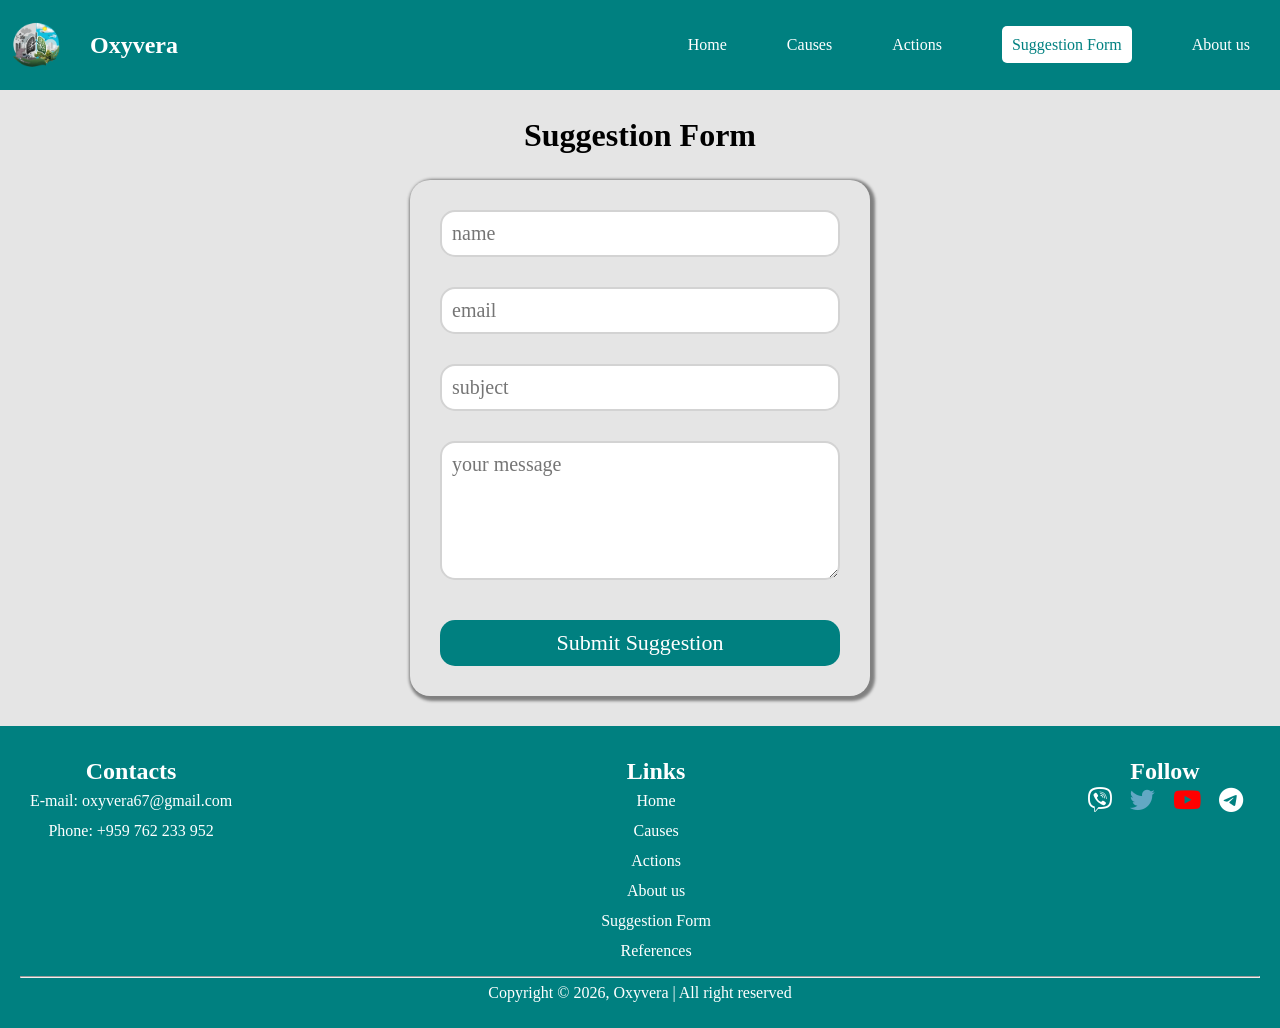
<file: lesson2.html>
<!DOCTYPE html>
<html>
 
<head>
 
<title>Suggestion Form</title>
 <link rel="stylesheet" href="lesson.css">
 <link rel="icon" href="Images/logoo.png">
 <link rel="stylesheet" href="https://cdnjs.cloudflare.com/ajax/libs/font-awesome/6.5.0/css/all.min.css">
</head>
 
<body>
    <!--header-->
    <div class="home-header">
        <div class="home-logo">
            <img src="Images/logoo.png" alt="Logo">
            <h2>Oxyvera</h2>
        </div>
        <div class="home-nav">
            <ul type="none">
                    <li><a href="index.html" >Home</a></li>
                <li><a href="causes.html" target="_blank">Causes</a></li>
                <li><a href="Lesson 1.html" target="_blank">Actions</a></li>
                <li><a href="lesson2.html" class="active">Suggestion Form</a></li>
                <li><a href="About us.html" target="_blank">About us</a></li>
            </ul>
        </div>
    </div>
  <!--End header-->
 
<div class="suggestion">
 
<h1>Suggestion Form</h1>
 
<br>
<form action="" class="msg-form">
    <input type="text" placeholder="name" required>
 
<br><br>
 
<input type="email" placeholder="email">
 
<br><br>
 
<input type="subjuect" placeholder="subject">
 
<br><br>
 
<textarea name="message" id="msg" placeholder="your message" rows="5" required></textarea>
 
<br><br>
 
<button>
Submit Suggestion
</button>
</form>
 
</div>

<!--footer-->
    <div class="home-footer">
        <div class="home-container">
            <div class="home-contact">
                <h2>Contacts</h2>
                <p>E-mail: <a href="#">oxyvera67@gmail.com</a></p>
                <p>Phone: +959 762 233 952</p>
            </div>
            <div class="home-links">
                <h2>Links</h2>
                <ul type="none">
                    <li><a href="index.html">Home</a></li>
                    <li><a href="Causes.html">Causes</a></li>
                    <li><a href="Lesson 1.html">Actions</a></li>
                    <li><a href="About us.html">About us</a></li>
                    <li><a href="lesson2.html">Suggestion Form</a></li>
                    <li><a href="reference/Reference List.pdf">References</a></li>
                </ul>
            </div>
            <div class="home-social-icons">
                <h2>Follow</h2>
                <a href="https://www.viber.com/en/" class="home-viber"><i class="fab fa-viber"></i></a>
                <a href="https://x.com/" class="home-twitter"><i class="fab fa-twitter"></i></a>
                <a href="https://www.youtube.com/" class="home-youtube"><i class="fab fa-youtube"></i></a>
                <a href="https://web.telegram.org/" class="home-telegram"><i class="fab fa-telegram"></i></a>
            </div>
        </div>
        <hr>
        <p>Copyright © 2026, Oxyvera | All right reserved</p>
    </div>
    <!--End Footer-->
 
</body>
 
</html>
</file>
<file: style.css>
body{
    background-color:#e5e5e5;
    line-height: 30px;
}
* {
    margin: 0;
    padding: 0;
    box-sizing: border-box;
    font-family: Cambria, Cochin, Georgia, Times, 'Times New Roman', serif;
}
p{
    font-size: large;
}
.home-header {
    background-color: rgb(0, 128, 128);
    display: flex;
    justify-content: space-between;
    align-items: center;
    position: sticky;
    top: 0;
    z-index: 1000;
}
.home-logo {
    width: 50%;
    display: flex;
}
.home-logo img {
    width: 50px;
    height: 50px;
    margin: 10px;
    border-radius: 50%;
}
.home-logo h2 {
    color: white;
    margin: 20px;
}
.home-nav {
    width: 50%;
    text-align: right;
}
.home-nav ul {
    display: flex;
    justify-content: flex-end;
}
.home-nav ul li {
    display: inline-block;
    text-align: center;
    margin: 10px;
    padding: 20px;
}
.home-nav ul li a {
    color: white;
    text-decoration: none;
}
.home-nav ul li a:hover {
    background-color: white;
    color: rgb(0, 128, 128);            
    transform: scale(1.1);   
    padding: 10px;
    border-radius: 5px;
}
.home-nav ul li a.active {
    background-color: white;
    color: rgb(0, 128, 128);
    padding: 10px;
    border-radius: 5px;
}
.h-content{
    height: auto;
}
.h-hero-container {
    background: url("Images/ap\ pic.webp") no-repeat center;
    background-size: cover;
    height: 550px;
    display: flex;
    justify-content: center;
    align-items: center;
}
.h-hero-content {
    width: 400px;
    background-color: rgba(225, 225, 225, 0.807);
    border-radius: 15px;
    color: black;
    padding: 20px;
    text-align: center;
    box-shadow: 0 8px 20px rgba(0,0,0,0.3);
}
.h-btn {
    display: inline-block;
    background: linear-gradient(to right, rgb(24, 164, 164), rgb(0,128,128));
    color: white;
    padding: 8px;
    border-radius: 5px;
    text-decoration: none;
    font-weight: bold;
}
.h-btn:hover {       
    transform: scale(1.1);  
}
.h-box-section{
    text-align: center;
    margin: 20px;
}
.box-title{
    font-size: 2.5rem;
    font-weight: bold;
    color: rgb(0, 128, 128);
    border: 4px solid   rgb(0, 114, 114);
    display: inline-block;       
    padding: 20px;
    border-radius: 8px;
    margin: 30px 0; 
}
.boxes{
    display: flex;
    flex-wrap: wrap;  
    justify-content: center;
    gap: 30px;         
    padding: 20px;
}
.h-box {
    flex: 1;
    background: white;
    border-radius: 8px;
    padding: 15px;
    box-shadow: 2px 2px 6px rgba(0,0,0,0.2);
}
.h-box h2{
    font-size: 28px;   
    margin-bottom: 15px;
    color: rgb(0, 128, 128);
}
.h-box img {
    width: 350px;              
    height: 250px;            
    border-radius: 10px;
    margin-bottom: 10px;
}
.h-box:hover{
    transform: scale(1.03);
}
.h-linking{
    text-align: center;
}
.h-linking h3{
    font-size: 2.5rem;
    font-weight: bold;
    color: rgb(0, 128, 128);
    border: 4px solid   rgb(0, 114, 114);
    display: inline-block;       
    padding: 20px;
    border-radius: 8px;
    margin: 30px 0; 
}
.big-box{
    justify-content: center;     
    margin: 40px auto;         
    width: 900px;
    background: white;
 /*   border: 3px solid rgb(104, 176, 176);*/
    border-radius: 10px;
    padding: 20px;
    text-align: center;
    box-shadow: 2px 4px 10px rgba(0,0,0,0.2);
}
.big-box:hover {
    transform: scale(1.05);
}
.big-box img {
    width: 100%;
    height: 400px;
    border-radius: 8px;
    margin-bottom: 15px;
}
.big-box h2 {
    margin-bottom: 10px;
    color: rgb(0, 128, 128);
}
.big-box p {
    margin-bottom: 15px;
    color: black;
}
.box-link {
    display: inline-block;
    padding: 10px 20px;
    border: 2px solid rgb(0, 128, 128);
    border-radius: 6px;
    text-decoration: none;
    color: rgb(0, 128, 128);
    font-weight: bold;
}
.box-link:hover {
    background: rgb(0, 128, 128);
    color: white;
}
/*footer*/
.home-footer {
    background-color: rgb(0,128,128);
    text-align: center;
    color: white;
    padding: 20px;
}
.home-container {
    display: flex;
    justify-content: space-between;
    margin: 10px;
}
.home-container a {
    color: white;
    text-decoration: none;
}
.home-contact a:hover {
    color: white;
    border-radius: 5px;
    padding: 10px;
}
.home-links a:hover {
    color: wheat;
    border-radius: 5px;
    padding: 10px;
}
.home-social-icons a {
    font-size: 25px;
    margin: 7px;
}
.home-facebook i{
    color: blue;
}
.home-twitter i{
    color: rgb(98, 168, 196);
}
.home-youtube i{
    color: red;
}
.home-instagram i{
    color: rgb(192, 49, 192);
}
.home-social-icons a i:hover {
    transform: scale(1.2);
}
.home-links ul li a {
    text-decoration: none;
}
*{
    margin: 0; padding: 0; box-sizing: border-box; 
}
</file>
<file: about us.css>
p{
    font-size: large;
}
.home-header {
    background-color: rgb(0, 128, 128);
    display: flex;
    justify-content: space-between;
    align-items: center;
    position: sticky;
    top: 0;
    z-index: 1000;
}
.home-logo {
    width: 50%;
    display: flex;
}
.home-logo img {
    width: 50px;
    height: 50px;
    margin: 10px;
    border-radius: 50%;
}
.home-logo h2 {
    color: white;
    margin: 20px;
}
.home-nav {
    width: 50%;
    text-align: right;
}
.home-nav ul {
    display: flex;
    justify-content: flex-end;
}
.home-nav ul li {
    display: inline-block;
    text-align: center;
    margin: 10px;
    padding: 20px;
}
.home-nav ul li a {
    color: white;
    text-decoration: none;
}
.home-nav ul li a:hover {
    background-color: white;
    color: rgb(0, 128, 128);            
    transform: scale(1.1);  
    padding: 10px;
    border-radius: 5px;
}
.home-nav ul li a.active {
    background-color: white;
    color: rgb(0, 128, 128);
    padding: 10px;
    border-radius: 5px;
}

body {
    font-family: Cambria, Cochin, Georgia, Times, 'Times New Roman', serif;
    margin: 0;
    padding: 0;
    color: #333;
    line-height: 1.6;
    background-color: #f9fbfc;
}


.hero-section {
    text-align: center;
    padding: 40px 20px;
    background: url(Images/bg.jfif);
    background-size: cover;
    height: 450px;
}

.main-title {
    font-family: 'Brush Script MT', cursive; 
    color: #137df6;
    font-size: 100px;
    text-decoration: underline;
    margin-bottom: 10px;
}

.intro-text {
    max-width: 600px;
    margin: 0 auto;
    font-weight: bold;
    font-size: 20px;
}

.section-banner {
    background-color: #0097a7;
    color: white;
    padding: 10px 40px;
    display: inline-block;
    border-radius: 0 15px 15px 0;
    font-size: 2rem;
    margin-left: 20px;
}

.member-grid {
    display: flex;
    justify-content: center;
    gap: 20px;
    padding: 50px 20px;
    align-items: flex-start;
}

.member-card {
    background-color: #26a69a;
    border-radius: 30px;
    padding: 20px;
    width: 350px;
    height: 400px;
    text-align: center;
    color: white;
}

.member-card.offset {
    margin-top: 50px;
}

.member-pic1 {
    width: 100%;          
    height: 250px;        
    object-fit: cover;    
    border-radius: 20px;  
    margin-bottom: 15px;
    display: block;
}

.member-pic2 {
    width: 100%;          
    height: 250px;        
    object-fit: cover;    
    border-radius: 20px;  
    margin-bottom: 15px;
    display: block;
}

.member-pic3 {
    width: 100%;          
    height: 250px;        
    object-fit: cover;    
    border-radius: 20px;  
    margin-bottom: 15px;
    display: block;
}

.member-pic4 {
    width: 100%;          
    height: 250px;        
    object-fit: cover;    
    border-radius: 20px;  
    margin-bottom: 15px;
    display: block;

}

.name-tag {
    background-color: white;
    color: #333;
    padding: 5px;
    font-size: 1.3rem;
    font-weight: bold;
    margin-bottom: 5px;
}

.role {
    font-size: 1.2rem;
    margin: 0;
}

.info-section {
    padding: 20px 5%;
}

.info-columns {
    display: flex;
    gap: 40px;
    margin-bottom: 40px;
    font-size: large;
}

.info-columns p {
    flex: 1;
}

.info-content{

    font-size: large;
    margin: 0;
}

.cta-block {
    display: flex;
    gap: 40px;
    align-items: flex-start;
    margin-top: 20px;
}

.large-placeholder {
    flex: 1;
    height: 450px;
    background-color: #26a69a;
    border-radius: 30px;
    border: 10px solid #26a69a;
    background-image: url(Images/Take\ Action.jfif);
    background-size: cover;
}

.cta-text {
    flex: 1;
    padding-top: 10px;
}

.cta-text h3, .info-content h3 {
    font-size: large;
    font-weight: bold;
    border-bottom: 2px solid #555;
    padding-bottom: 5px;
    margin-bottom: 15px;
    
}
/*footer*/
.home-footer {
    background-color: rgb(0,128,128);
    text-align: center;
    color: white;
    padding: 20px;
}
.home-container {
    display: flex;
    justify-content: space-between;
    margin: 10px;
}
.home-container a {
    color: white;
    text-decoration: none;
}
.home-contact a:hover {
    color: white;
    border-radius: 5px;
    padding: 10px;
}
.home-links a:hover {
    color: wheat;
    border-radius: 5px;
    padding: 10px;
}
.home-social-icons a {
    font-size: 25px;
    margin: 7px;
}
.home-facebook i{
    color: blue;
}
.home-twitter i{
    color: rgb(98, 168, 196);
}
.home-youtube i{
    color: red;
}
.home-instagram i{
    color: rgb(192, 49, 192);
}
.home-social-icons a i:hover {
    transform: scale(1.2);
}
.home-links ul li a {
    text-decoration: none;
}
*{
    margin: 0; padding: 0; box-sizing: border-box; 
}
</file>
<file: causes.css>
p{
    font-size: large;
}
.home-header {
    background-color: rgb(0, 128, 128);
    display: flex;
    position: sticky;
    top: 0;
    z-index: 1000;
}
.home-logo {
    width: 50%;
    display: flex;
}
.home-logo img {
    width: 50px;
    height: 50px;
    margin: 10px;
    border-radius: 50%;
}
.home-logo h2 {
    color: white;
    margin: 20px;
}
.home-nav {
    width: 50%;
    text-align: right;
}
.home-nav ul {
    display: flex;
    justify-content: flex-end;
}
.home-nav ul li {
    display: inline-block;
    text-align: center;
    margin: 10px;
    padding: 20px;
}
.home-nav ul li a {
    color: white;
    text-decoration: none;
}
.home-nav ul li a:hover {
    background-color: white;
    color: rgb(0, 128, 128);            
    transform: scale(1.1);   
    padding: 10px;
    border-radius: 5px;
}
.home-nav ul li a.active {
    background-color: white;
    color: rgb(0, 128, 128);
    padding: 10px;
    border-radius: 5px;
}
.h-content{
    height: 20px;
    margin-bottom: 20px;
}
*{
    margin: 0;
    padding: 0;
    box-sizing: border-box;
}
body{
    font-family: Cambria, Cochin, Georgia, Times, 'Times New Roman', serif;
    background-color:#e5e5e5;
    color: black;
    line-height: 1.7;
}
header{
    background-color: rgb(0, 128, 128);
    color: rgb(255, 255, 255);
    padding: 70px 20px;
    text-align: center;
    border-radius: 24px;
    margin-bottom: 40px;
}
header h1{
    font-size: 40px;
    margin-bottom: 10px;
}
header p{
    font-size: 19px;
    opacity: 0.9;
}
.container{
    max-width: 1100px;
    margin: auto;
    padding: 50px 20px;
}
.causes-flex-wrapper{
    display: flex;
    flex-direction: column;
    gap: 40px;
}
.card{
    display: flex;
    background-color: rgb(255, 255, 255);
    border-radius: 16px;
    overflow: hidden;
    box-shadow: 0 10px 25px rgba(0, 0, 0, 0.04);
    transition: transform 0.3s ease, box-shadow 0.3s ease;
}
.card:hover{
    transform: translateY(-5px);
    box-shadow: 0 15px 30px rgba(0, 128, 128, 0.15);
}
.card:nth-child(even){
    flex-direction: row-reverse;
}
.image-box{
    flex: 1;
    min-height: 300px;
    max-width: 450px;
    background-color: rgb(204, 204, 255);
}
.image-box img{
    width: 100%;
    height: 100%;
    object-fit: cover;
    display: block;
}
.card-content{
    flex: 1;
    padding: 40px;
    display: flex;
    flex-direction: column;
    justify-content: center;
}
.pollutant-tag{
    align-self: flex-start;
    background-color: rgb(204, 204, 255);
    color: rgb(0, 128, 128);
    padding: 4px 14px;
    font-size: 17px;
    font-weight: bold;
    border-radius: 20px;
    margin-bottom: 15px;
}
.card-content h3{
    font-size: 30px;
    color: rgb(0, 128, 128);
    margin-bottom: 15px;
}
.card-content p{
    color: rgb(85, 85, 85);
}
.info-block{
    margin-top: 60px;
    background-color: rgb(204, 204, 255);
    border-left: 8px solid rgb(0, 128, 128);
    padding: 35px;
    border-radius: 0 16px 16px 0;
}
.info-block h2{
    color: rgb(0, 128, 128);
    margin-bottom: 15px;
}
.info-block ul{
    margin: 15px;
    padding-left: 20px;
}
@media (max-width: 768px){
    .card,
    .card:nth-child(even){
        flex-direction: column;
    }
    .image-box{
        height: 220px;
        min-height: auto;
    }
    .card-content{
        padding: 25px;
    }
}

.home-footer {
    margin-top: 50px;
    background-color: rgb(0,128,128);
    text-align: center;
    color: white;
    padding: 20px;
}
.home-container {
    display: flex;
    justify-content: space-between;
    margin: 10px;
}
.home-container a {
    color: white;
    text-decoration: none;
}
.home-contact a:hover {
    color: white;
    border-radius: 5px;
    padding: 10px;
}
.home-links a:hover {
    color: wheat;
    border-radius: 5px;
    padding: 10px;
}
.home-social-icons a {
    font-size: 25px;
    margin: 7px;
}
.home-facebook i{
    color: blue;
}
.home-twitter i{
    color: rgb(98, 168, 196);
}
.home-youtube i{
    color: red;
}
.home-instagram i{
    color: rgb(192, 49, 192);
}
.home-social-icons a i:hover {
    transform: scale(1.2);
}
.home-links ul li a {
    text-decoration: none;
}
</file>
<file: lesson.css>
* {
    margin: 0;
    padding: 0;
    box-sizing: border-box;
    font-family: Cambria, Cochin, Georgia, Times, 'Times New Roman', serif;
}
body{
    line-height: 30px;
}

/*header*/
.home-header {
    background-color: rgb(0, 128, 128);
    display: flex;
    justify-content: space-between;
    align-items: center;
    position: sticky;
    top: 0;
    z-index: 1000;
}
.home-logo {
    display: flex;
}
.home-logo img {
    width: 50px;
    height: 50px;
    margin: 10px;
    border-radius: 50%;
}
.home-logo h2 {
    color: white;
    margin: 20px;
}
.home-nav {
    text-align: right;
}
.home-nav ul {
    display: flex;
    justify-content: flex-end;
}
.home-nav ul li {
    display: inline-block;
    text-align: center;
    margin: 10px;
    padding: 20px;
}
.home-nav ul li a {
    color: white;
    text-decoration: none;
}
.home-nav ul li a:hover {
    background-color: white;
    color: rgb(0, 128, 128);            
    transform: scale(1.1);   
    padding: 10px;
    border-radius: 5px;
}
.home-nav ul li a.active {
    background-color: white;
    color: rgb(0, 128, 128);
    padding: 10px;
    border-radius: 5px;
}
/*End Header*/
.suggestion{
    margin-bottom: 30px;
}
.suggestion:hover{
    transform: scale(1.03);
}
.action-hero{
    padding:150px 20px;
    text-align:center;
    background: linear-gradient(to right,  rgb(125, 214, 241), rgb(194, 218, 218), rgb(95, 224, 246));
    border-radius: 0 0 30px 30px;
}
 
.action-hero h1{
    color:rgb(0, 128, 128);
    font-size:40px;
}
.title h1{
    color:rgb(0, 128, 128);
    font-size:36px;  
    margin: 20px 0;  
}
.card p, .title p{
    font-size:20px;
    margin: 5px 0;
}
 
.card{
    background-color:white;
    width:900px;
    margin:auto;
    margin:40px auto;
    padding:20px;
    border-radius:20px;
}
 
.card img{
    width:100%;
    height: 100%;
    padding: 10px;
    border-radius:15px;
}
 
.card h2{
    color:rgb(0, 128, 128);
    margin: 5px 0;
}
 
.card a{
    background-color:rgb(0, 128, 128);
    color:white;
    text-decoration:none;
    padding:12px 20px;
    border-radius:10px;
    font-size:18px;
    margin: 5px 0;
}
.card a:hover{
    transform: scale(1.03);
}
body{
    background-color:#e5e5e5;
    text-align:center;
}
.msg-form{
    border-radius: 20px;
    box-shadow: 2px 2px 3px 3px gray;
    width: fit-content;
    padding: 30px;
    margin: auto;
}
 
input, textarea{
    width:400px;
    padding:10px;
    border-radius:15px;
    border:2px solid lightgray;
    font-size:20px;
}
.suggestion h1{
    margin-top: 30px;
}
 
button{
    background-color:rgb(0, 128, 128);
    color:white;
    border:none;
    width:400px;
    padding:10px;
    border-radius:15px;
    font-size:22px;
}
/*footer*/
.home-footer {
    background-color: rgb(0,128,128);
    text-align: center;
    color: white;
    padding: 20px;
}
.home-container {
    display: flex;
    justify-content: space-between;
    margin: 10px;
}
.home-container a {
    color: white;
    text-decoration: none;
}
.home-contact a:hover {
    color: white;
    border-radius: 5px;
    padding: 10px;
}
.home-links a:hover {
    color: wheat;
    border-radius: 5px;
    padding: 10px;
}
.home-social-icons a {
    font-size: 25px;
    margin: 7px;
}
.home-facebook i{
    color: blue;
}
.home-twitter i{
    color: rgb(98, 168, 196);
}
.home-youtube i{
    color: red;
}
.home-instagram i{
    color: rgb(192, 49, 192);
}
.home-social-icons a i:hover {
    transform: scale(1.2);
}
.home-links ul li a {
    text-decoration: none;
}
*{
    margin: 0; padding: 0; box-sizing: border-box; 
}
</file>
